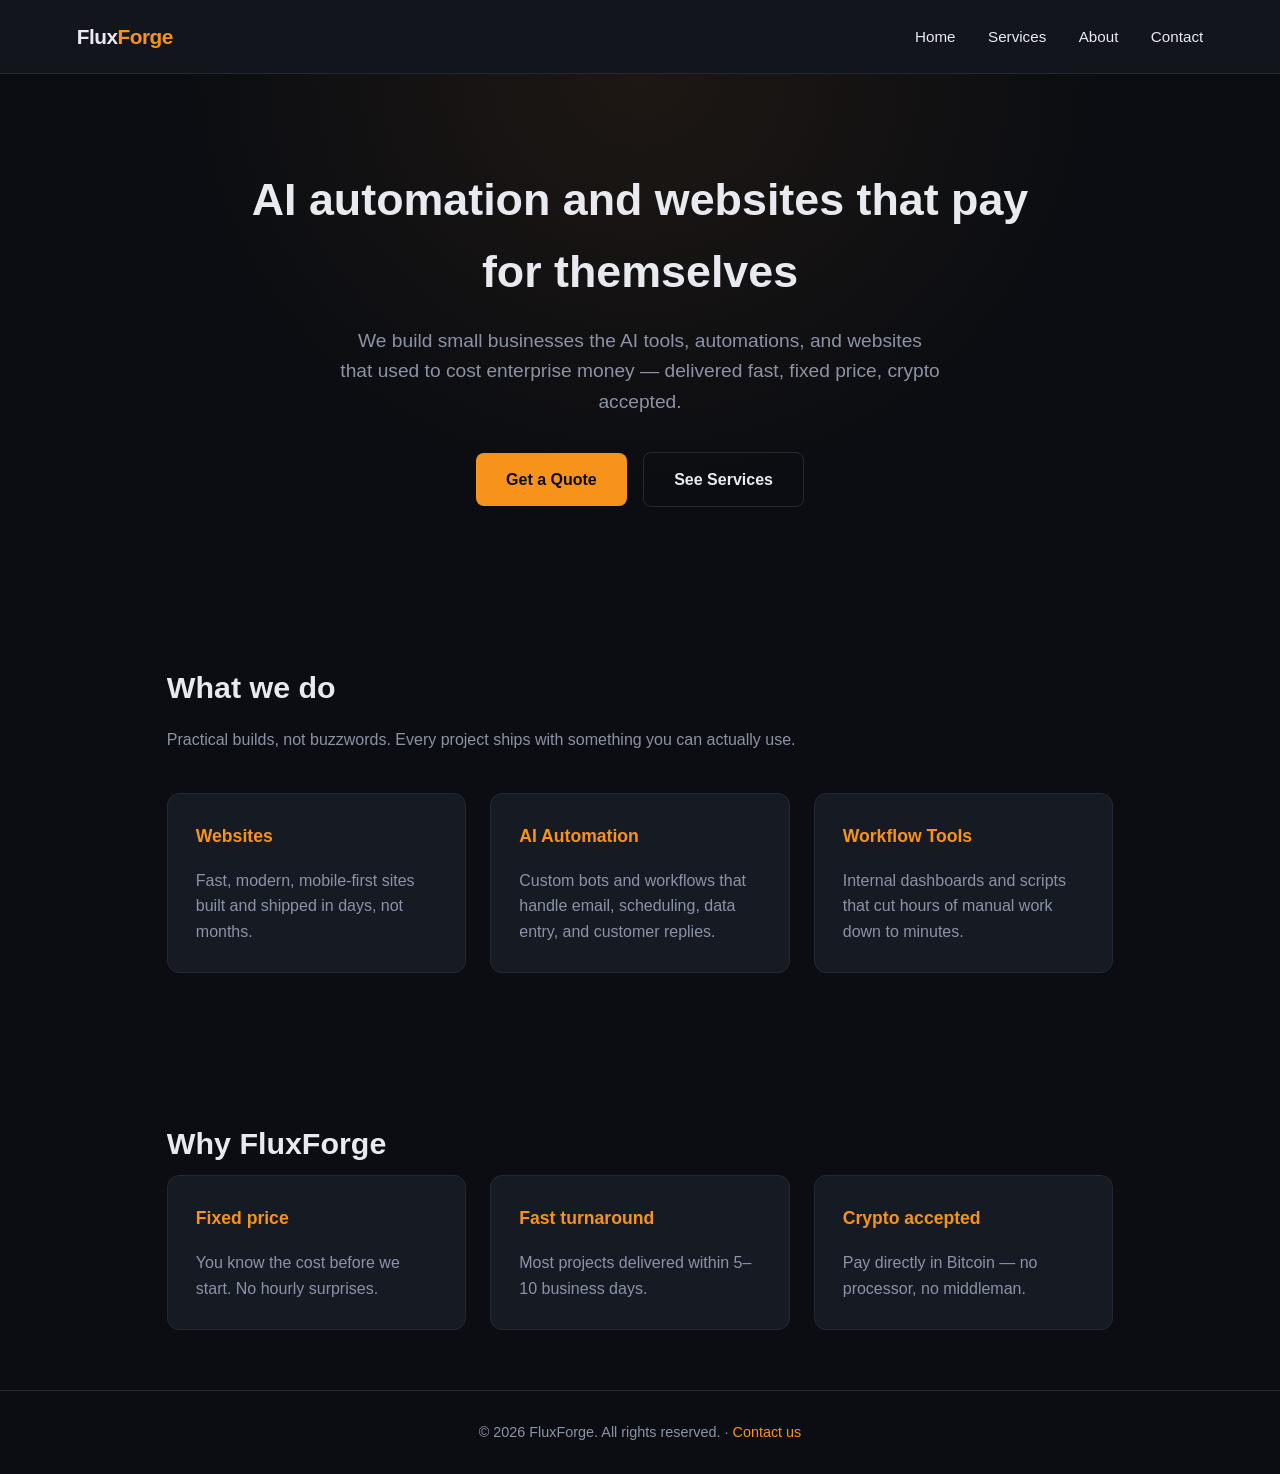
<file: index.html>
<!DOCTYPE html>
<html lang="en">
<head>
<meta charset="UTF-8">
<meta name="viewport" content="width=device-width, initial-scale=1.0">
<title>FluxForge — AI Automation & Web Systems for Small Business</title>
<meta name="description" content="FluxForge builds AI automation, websites, and workflow tools for small businesses. Fixed-fee projects, fast delivery, crypto payments accepted.">
<link rel="stylesheet" href="style.css">
</head>
<body>
<header>
  <div class="logo">Flux<span>Forge</span></div>
  <nav>
    <a href="index.html">Home</a>
    <a href="services.html">Services</a>
    <a href="about.html">About</a>
    <a href="contact.html">Contact</a>
  </nav>
</header>

<section class="hero">
  <h1>AI automation and websites that pay for themselves</h1>
  <p class="sub">We build small businesses the AI tools, automations, and websites that used to cost enterprise money — delivered fast, fixed price, crypto accepted.</p>
  <a href="contact.html" class="btn">Get a Quote</a>
  <a href="services.html" class="btn secondary">See Services</a>
</section>

<section>
  <h2>What we do</h2>
  <p class="section-lead">Practical builds, not buzzwords. Every project ships with something you can actually use.</p>
  <div class="grid">
    <div class="card">
      <h3>Websites</h3>
      <p>Fast, modern, mobile-first sites built and shipped in days, not months.</p>
    </div>
    <div class="card">
      <h3>AI Automation</h3>
      <p>Custom bots and workflows that handle email, scheduling, data entry, and customer replies.</p>
    </div>
    <div class="card">
      <h3>Workflow Tools</h3>
      <p>Internal dashboards and scripts that cut hours of manual work down to minutes.</p>
    </div>
  </div>
</section>

<section>
  <h2>Why FluxForge</h2>
  <div class="grid">
    <div class="card"><h3>Fixed price</h3><p>You know the cost before we start. No hourly surprises.</p></div>
    <div class="card"><h3>Fast turnaround</h3><p>Most projects delivered within 5–10 business days.</p></div>
    <div class="card"><h3>Crypto accepted</h3><p>Pay directly in Bitcoin — no processor, no middleman.</p></div>
  </div>
</section>

<footer>
  © 2026 FluxForge. All rights reserved. &middot; <a href="contact.html">Contact us</a>
</footer>
</body>
</html>
</file>
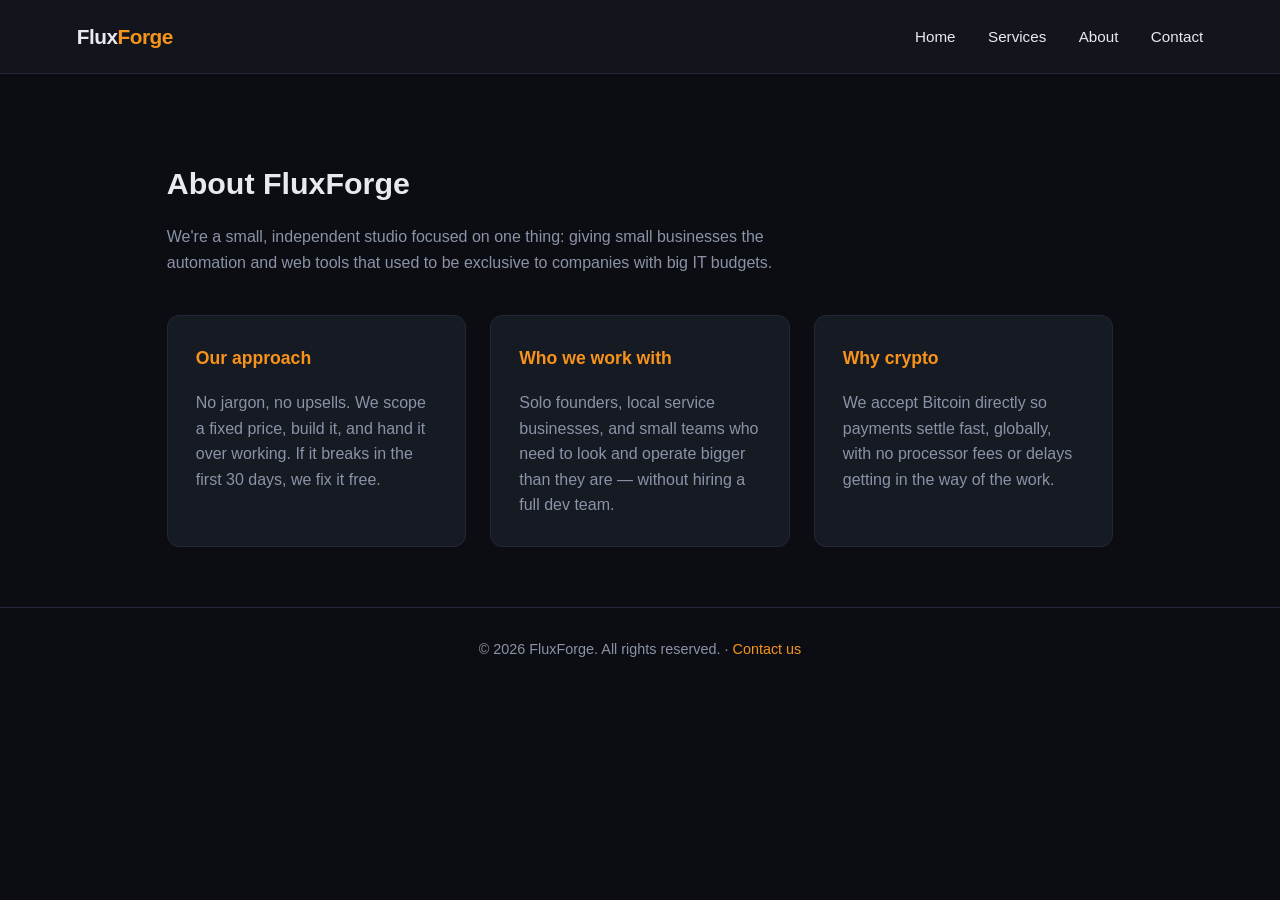
<file: about.html>
<!DOCTYPE html>
<html lang="en">
<head>
<meta charset="UTF-8">
<meta name="viewport" content="width=device-width, initial-scale=1.0">
<title>About — FluxForge</title>
<meta name="description" content="FluxForge builds practical AI automation and websites for small businesses that want results, not jargon.">
<link rel="stylesheet" href="style.css">
</head>
<body>
<header>
  <div class="logo">Flux<span>Forge</span></div>
  <nav>
    <a href="index.html">Home</a>
    <a href="services.html">Services</a>
    <a href="about.html">About</a>
    <a href="contact.html">Contact</a>
  </nav>
</header>

<section>
  <h2>About FluxForge</h2>
  <p class="section-lead">We're a small, independent studio focused on one thing: giving small businesses the automation and web tools that used to be exclusive to companies with big IT budgets.</p>

  <div class="grid">
    <div class="card">
      <h3>Our approach</h3>
      <p>No jargon, no upsells. We scope a fixed price, build it, and hand it over working. If it breaks in the first 30 days, we fix it free.</p>
    </div>
    <div class="card">
      <h3>Who we work with</h3>
      <p>Solo founders, local service businesses, and small teams who need to look and operate bigger than they are — without hiring a full dev team.</p>
    </div>
    <div class="card">
      <h3>Why crypto</h3>
      <p>We accept Bitcoin directly so payments settle fast, globally, with no processor fees or delays getting in the way of the work.</p>
    </div>
  </div>
</section>

<footer>
  © 2026 FluxForge. All rights reserved. &middot; <a href="contact.html">Contact us</a>
</footer>
</body>
</html>
</file>
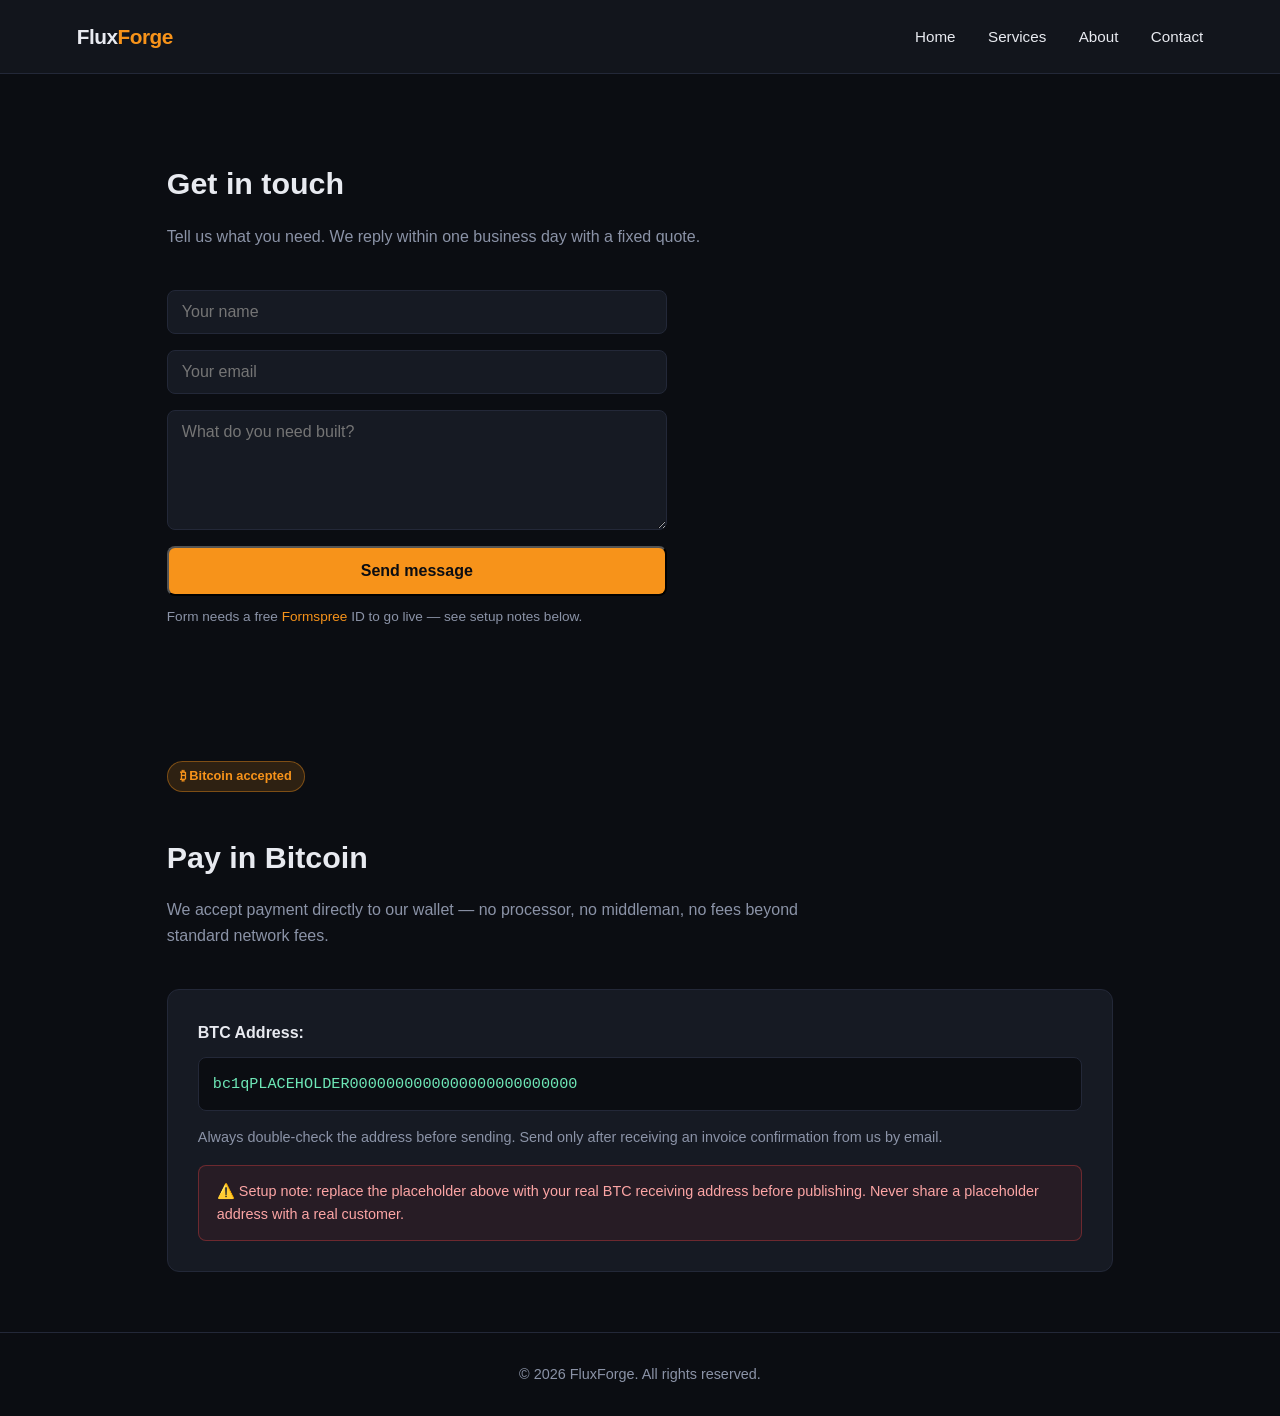
<file: contact.html>
<!DOCTYPE html>
<html lang="en">
<head>
<meta charset="UTF-8">
<meta name="viewport" content="width=device-width, initial-scale=1.0">
<title>Contact — FluxForge</title>
<meta name="description" content="Get a free quote from FluxForge. Pay securely in Bitcoin — no processor, straight to our wallet.">
<link rel="stylesheet" href="style.css">
</head>
<body>
<header>
  <div class="logo">Flux<span>Forge</span></div>
  <nav>
    <a href="index.html">Home</a>
    <a href="services.html">Services</a>
    <a href="about.html">About</a>
    <a href="contact.html">Contact</a>
  </nav>
</header>

<section>
  <h2>Get in touch</h2>
  <p class="section-lead">Tell us what you need. We reply within one business day with a fixed quote.</p>

  <form action="https://formspree.io/f/YOUR_FORM_ID" method="POST">
    <input type="text" name="name" placeholder="Your name" required>
    <input type="email" name="email" placeholder="Your email" required>
    <textarea name="message" placeholder="What do you need built?" required></textarea>
    <button type="submit" class="btn">Send message</button>
  </form>
  <p style="color:var(--muted); font-size:0.85rem; margin-top:10px;">
    Form needs a free <a href="https://formspree.io" target="_blank">Formspree</a> ID to go live — see setup notes below.
  </p>
</section>

<section>
  <span class="badge">₿ Bitcoin accepted</span>
  <h2>Pay in Bitcoin</h2>
  <p class="section-lead">We accept payment directly to our wallet — no processor, no middleman, no fees beyond standard network fees.</p>
  <div class="crypto-box">
    <strong>BTC Address:</strong>
    <code id="btc-address">bc1qPLACEHOLDER0000000000000000000000000</code>
    <p style="color:var(--muted); font-size:0.9rem;">Always double-check the address before sending. Send only after receiving an invoice confirmation from us by email.</p>
    <div class="warn">
      ⚠️ Setup note: replace the placeholder above with your real BTC receiving address before publishing. Never share a placeholder address with a real customer.
    </div>
  </div>
</section>

<footer>
  © 2026 FluxForge. All rights reserved.
</footer>
</body>
</html>
</file>
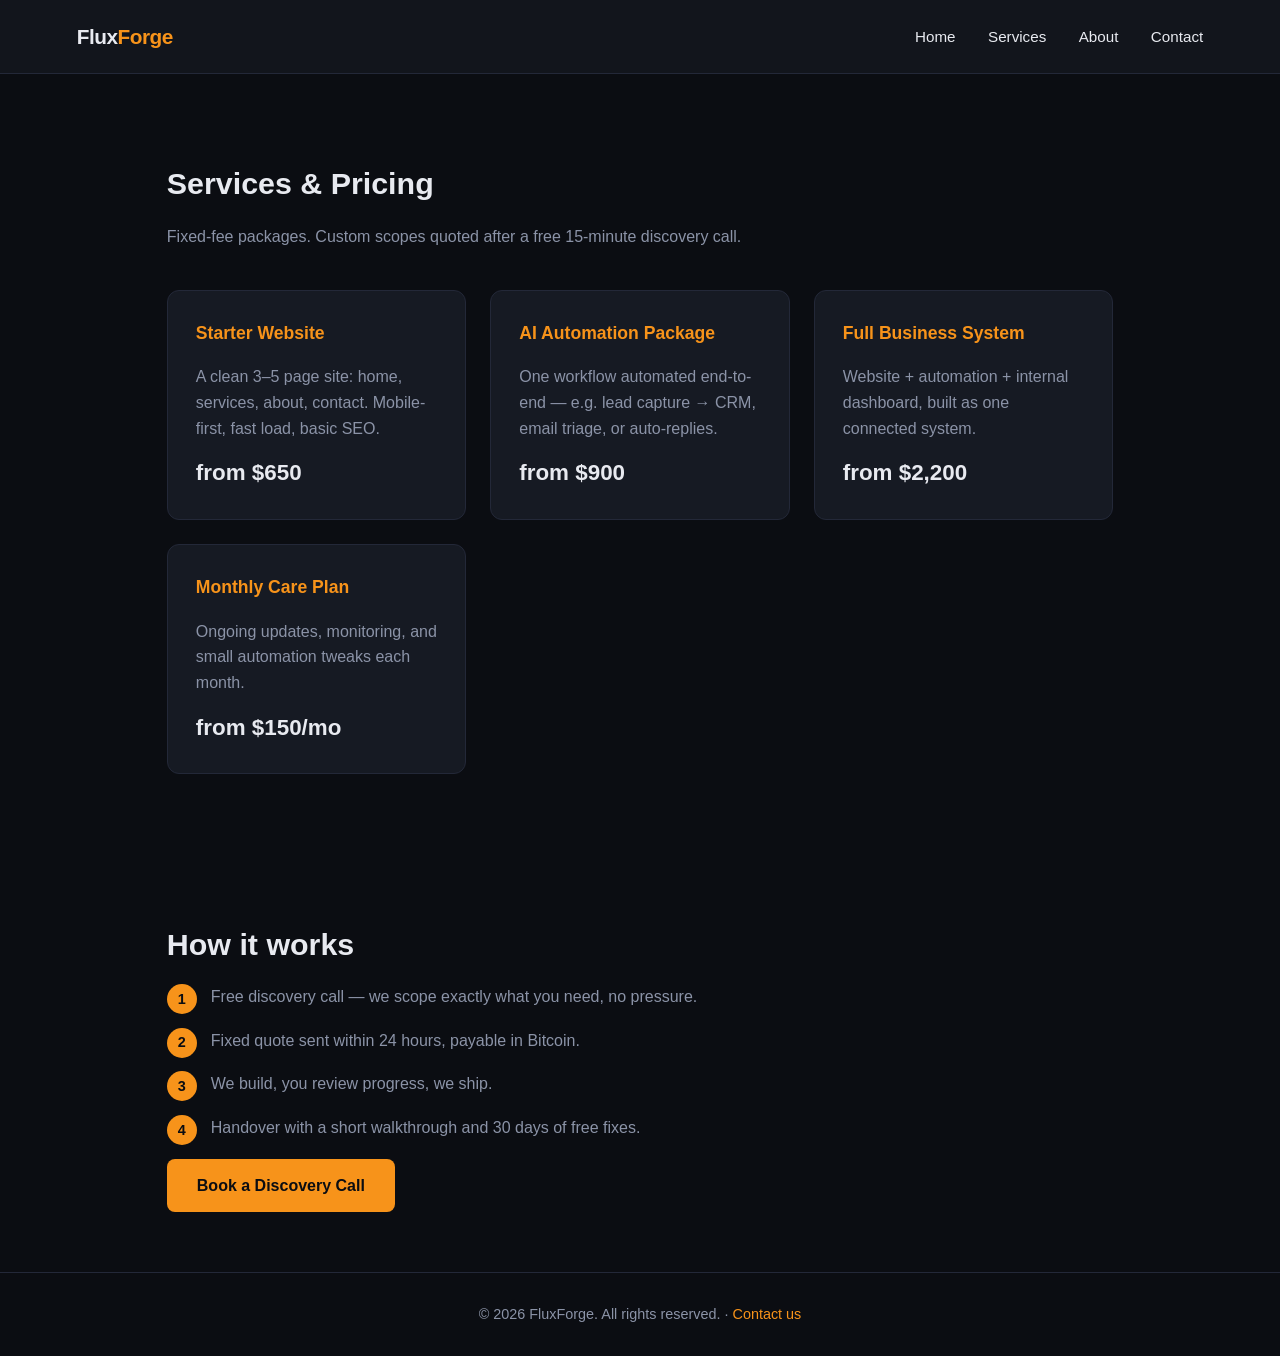
<file: services.html>
<!DOCTYPE html>
<html lang="en">
<head>
<meta charset="UTF-8">
<meta name="viewport" content="width=device-width, initial-scale=1.0">
<title>Services — FluxForge</title>
<meta name="description" content="Fixed-fee AI automation, website, and workflow packages for small businesses. Pay in Bitcoin.">
<link rel="stylesheet" href="style.css">
</head>
<body>
<header>
  <div class="logo">Flux<span>Forge</span></div>
  <nav>
    <a href="index.html">Home</a>
    <a href="services.html">Services</a>
    <a href="about.html">About</a>
    <a href="contact.html">Contact</a>
  </nav>
</header>

<section>
  <h2>Services & Pricing</h2>
  <p class="section-lead">Fixed-fee packages. Custom scopes quoted after a free 15-minute discovery call.</p>
  <div class="grid">
    <div class="card">
      <h3>Starter Website</h3>
      <p>A clean 3–5 page site: home, services, about, contact. Mobile-first, fast load, basic SEO.</p>
      <div class="price">from $650</div>
    </div>
    <div class="card">
      <h3>AI Automation Package</h3>
      <p>One workflow automated end-to-end — e.g. lead capture → CRM, email triage, or auto-replies.</p>
      <div class="price">from $900</div>
    </div>
    <div class="card">
      <h3>Full Business System</h3>
      <p>Website + automation + internal dashboard, built as one connected system.</p>
      <div class="price">from $2,200</div>
    </div>
    <div class="card">
      <h3>Monthly Care Plan</h3>
      <p>Ongoing updates, monitoring, and small automation tweaks each month.</p>
      <div class="price">from $150/mo</div>
    </div>
  </div>
</section>

<section>
  <h2>How it works</h2>
  <ol class="steps">
    <li>Free discovery call — we scope exactly what you need, no pressure.</li>
    <li>Fixed quote sent within 24 hours, payable in Bitcoin.</li>
    <li>We build, you review progress, we ship.</li>
    <li>Handover with a short walkthrough and 30 days of free fixes.</li>
  </ol>
  <a href="contact.html" class="btn">Book a Discovery Call</a>
</section>

<footer>
  © 2026 FluxForge. All rights reserved. &middot; <a href="contact.html">Contact us</a>
</footer>
</body>
</html>
</file>
<file: style.css>
:root {
  --bg: #0b0d12;
  --bg2: #12151c;
  --card: #161a23;
  --border: #232838;
  --text: #e8eaf0;
  --muted: #8b93a7;
  --accent: #f7931a; /* bitcoin orange */
  --accent2: #6ee7b7;
}
* { box-sizing: border-box; }
body {
  margin: 0;
  font-family: -apple-system, BlinkMacSystemFont, "Segoe UI", Inter, Arial, sans-serif;
  background: var(--bg);
  color: var(--text);
  line-height: 1.6;
}
a { color: var(--accent); text-decoration: none; }
a:hover { text-decoration: underline; }

header {
  display: flex;
  justify-content: space-between;
  align-items: center;
  padding: 20px 6%;
  border-bottom: 1px solid var(--border);
  background: var(--bg2);
  position: sticky;
  top: 0;
  z-index: 10;
}
.logo { font-weight: 700; font-size: 1.3rem; letter-spacing: -0.5px; }
.logo span { color: var(--accent); }
nav a {
  color: var(--text);
  margin-left: 28px;
  font-weight: 500;
  font-size: 0.95rem;
}
nav a:hover { color: var(--accent); text-decoration: none; }

.hero {
  padding: 90px 6% 70px;
  text-align: center;
  background: radial-gradient(ellipse at top, rgba(247,147,26,0.08), transparent 60%);
}
.hero h1 {
  font-size: 2.8rem;
  margin: 0 0 18px;
  max-width: 800px;
  margin-left: auto;
  margin-right: auto;
}
.hero p.sub {
  color: var(--muted);
  font-size: 1.2rem;
  max-width: 600px;
  margin: 0 auto 34px;
}
.btn {
  display: inline-block;
  background: var(--accent);
  color: #0b0d12;
  font-weight: 700;
  padding: 14px 30px;
  border-radius: 8px;
  font-size: 1rem;
}
.btn:hover { text-decoration: none; opacity: 0.9; }
.btn.secondary {
  background: transparent;
  border: 1px solid var(--border);
  color: var(--text);
  margin-left: 12px;
}

section { padding: 60px 6%; max-width: 1100px; margin: 0 auto; }
h2 { font-size: 1.9rem; margin-bottom: 8px; }
.section-lead { color: var(--muted); margin-bottom: 40px; max-width: 650px; }

.grid {
  display: grid;
  grid-template-columns: repeat(auto-fit, minmax(260px, 1fr));
  gap: 24px;
}
.card {
  background: var(--card);
  border: 1px solid var(--border);
  border-radius: 12px;
  padding: 28px;
}
.card h3 { margin-top: 0; color: var(--accent); font-size: 1.1rem; }
.card p { color: var(--muted); margin-bottom: 0; }
.card .price { color: var(--text); font-weight: 700; font-size: 1.4rem; margin-top: 14px; }

.crypto-box {
  background: var(--card);
  border: 1px solid var(--border);
  border-radius: 12px;
  padding: 30px;
  margin-top: 20px;
}
.crypto-box code {
  display: block;
  background: var(--bg);
  border: 1px solid var(--border);
  padding: 14px;
  border-radius: 8px;
  word-break: break-all;
  color: var(--accent2);
  margin: 12px 0;
  font-size: 0.95rem;
}
.badge {
  display: inline-block;
  background: rgba(247,147,26,0.15);
  color: var(--accent);
  border: 1px solid rgba(247,147,26,0.4);
  padding: 4px 12px;
  border-radius: 20px;
  font-size: 0.8rem;
  font-weight: 600;
  margin-bottom: 16px;
}
.warn {
  background: rgba(239,68,68,0.08);
  border: 1px solid rgba(239,68,68,0.35);
  color: #fca5a5;
  padding: 14px 18px;
  border-radius: 8px;
  font-size: 0.9rem;
  margin-top: 16px;
}

form {
  display: flex;
  flex-direction: column;
  gap: 16px;
  max-width: 500px;
}
input, textarea {
  background: var(--card);
  border: 1px solid var(--border);
  color: var(--text);
  padding: 12px 14px;
  border-radius: 8px;
  font-family: inherit;
  font-size: 1rem;
}
textarea { min-height: 120px; resize: vertical; }

footer {
  border-top: 1px solid var(--border);
  padding: 30px 6%;
  text-align: center;
  color: var(--muted);
  font-size: 0.9rem;
}

.steps { counter-reset: step; list-style: none; padding: 0; }
.steps li {
  counter-increment: step;
  position: relative;
  padding-left: 44px;
  margin-bottom: 18px;
  color: var(--muted);
}
.steps li::before {
  content: counter(step);
  position: absolute;
  left: 0;
  top: 0;
  width: 30px;
  height: 30px;
  background: var(--accent);
  color: #0b0d12;
  border-radius: 50%;
  display: flex;
  align-items: center;
  justify-content: center;
  font-weight: 700;
  font-size: 0.9rem;
}
</file>
